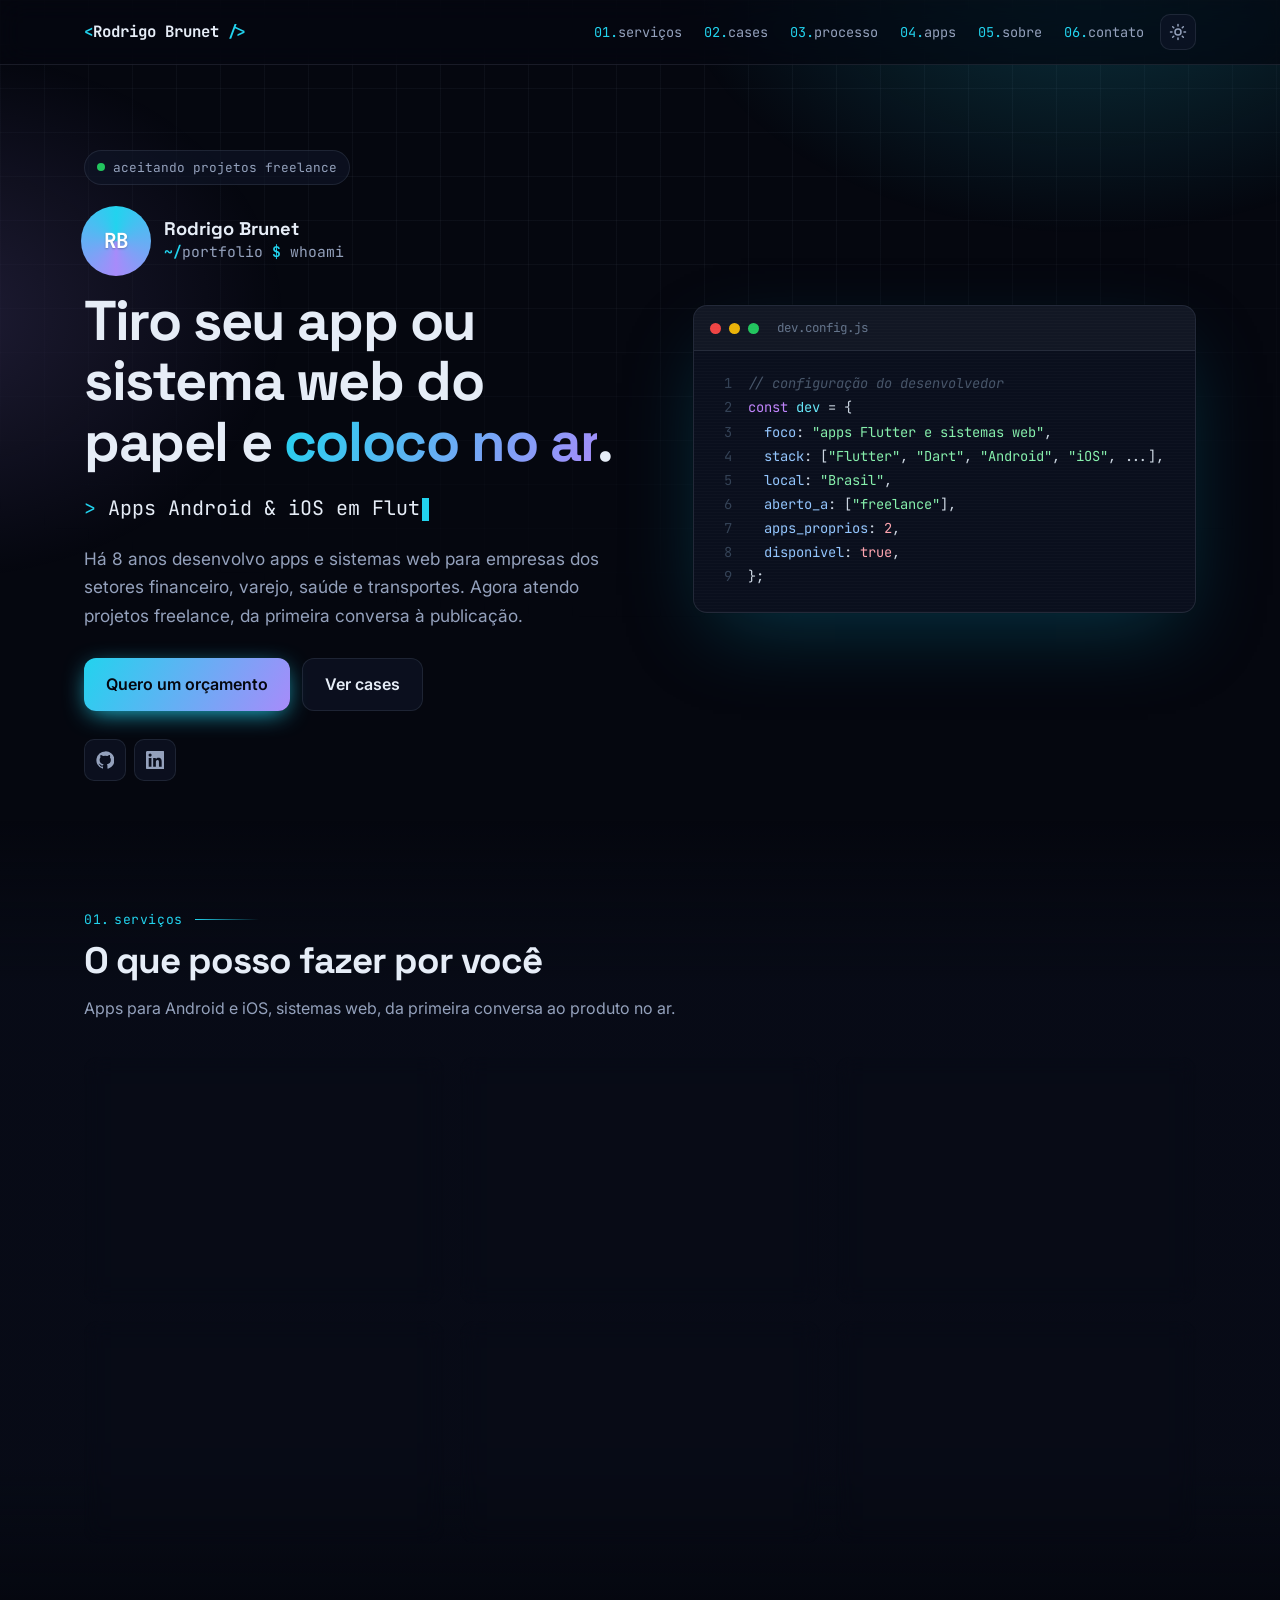
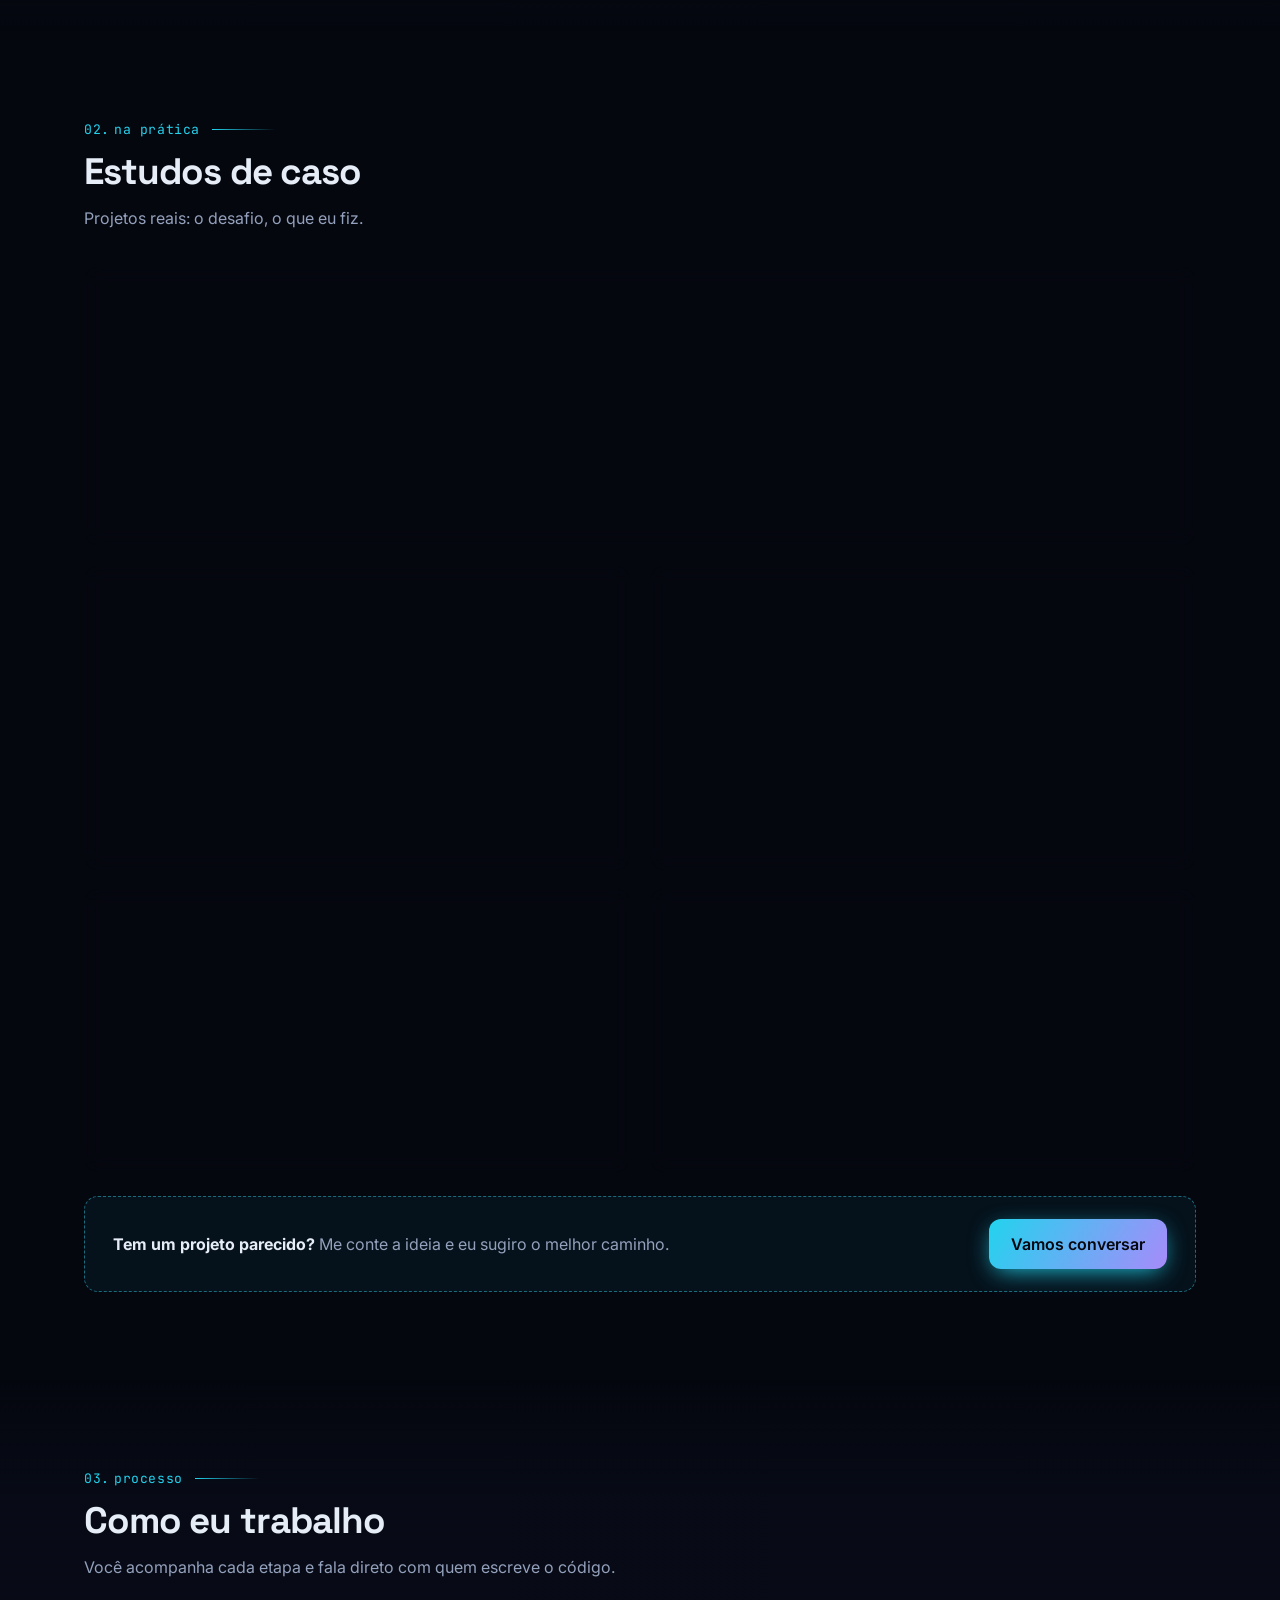
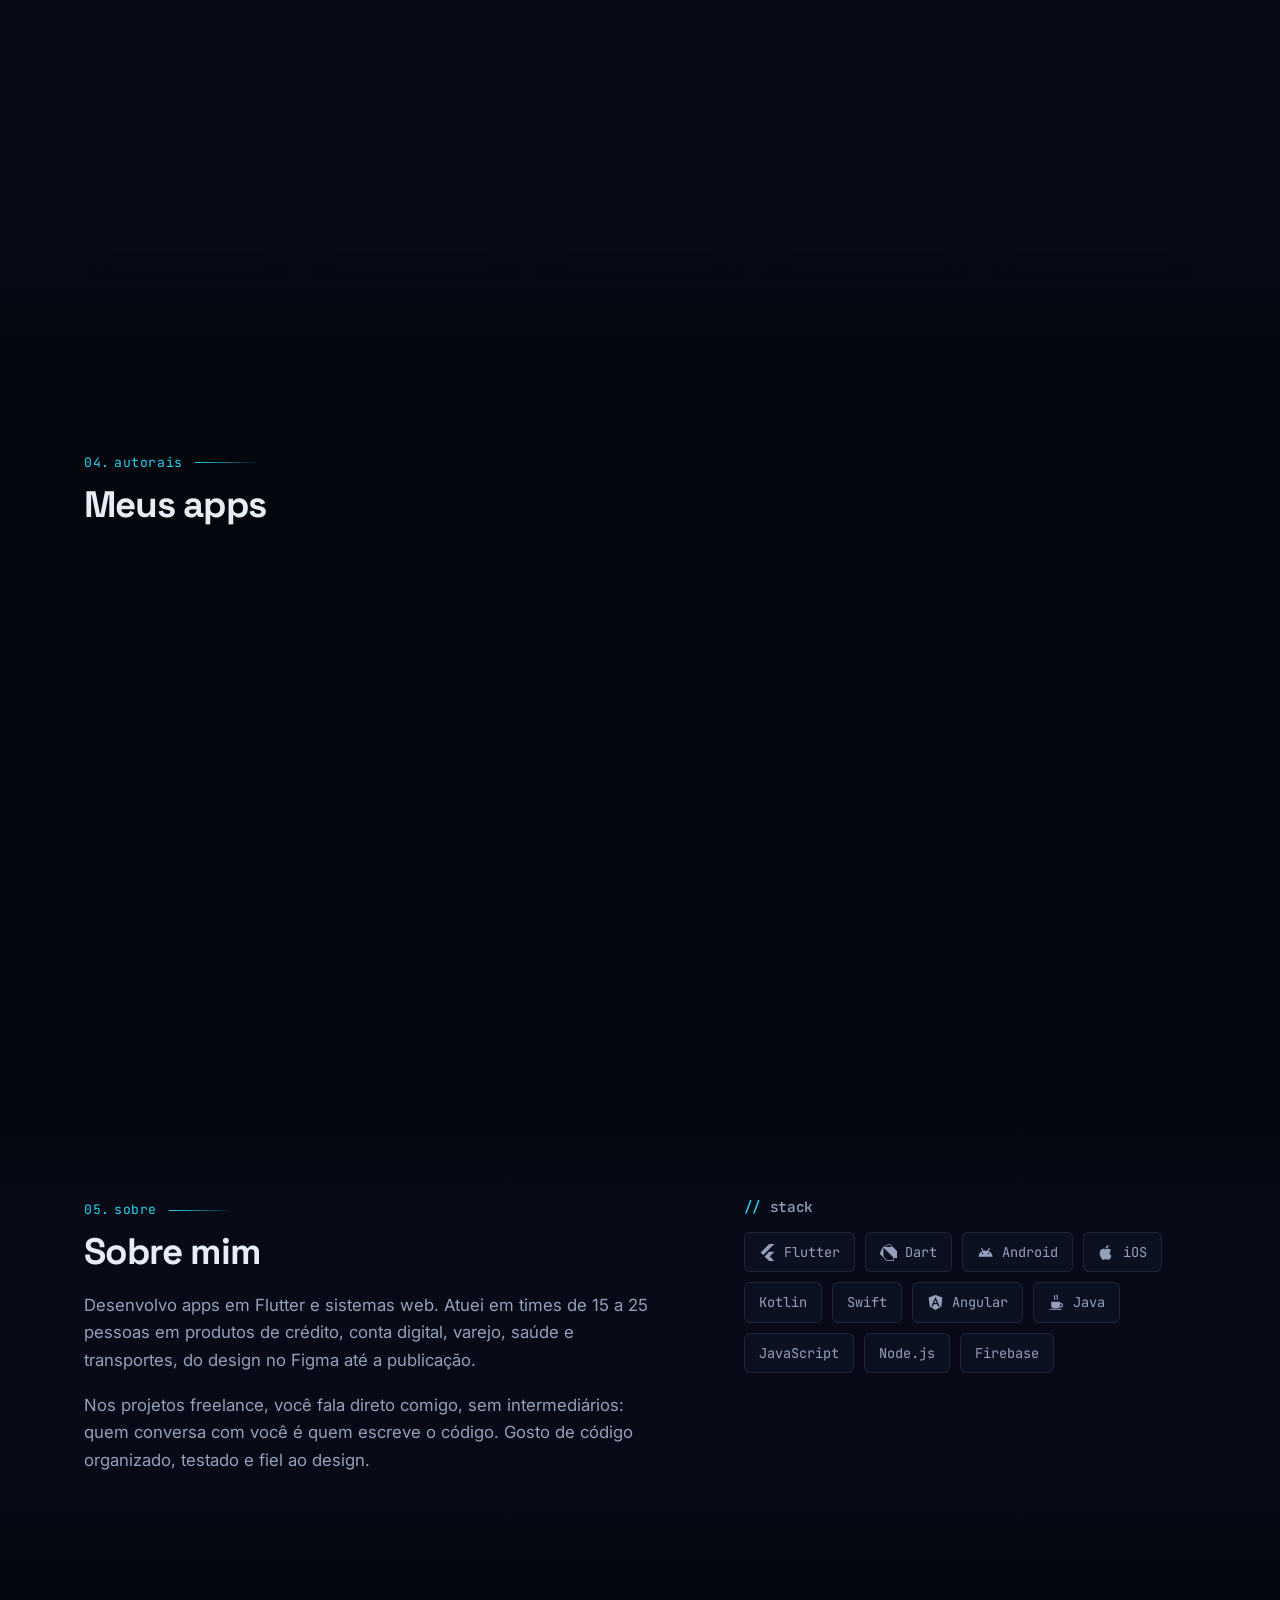
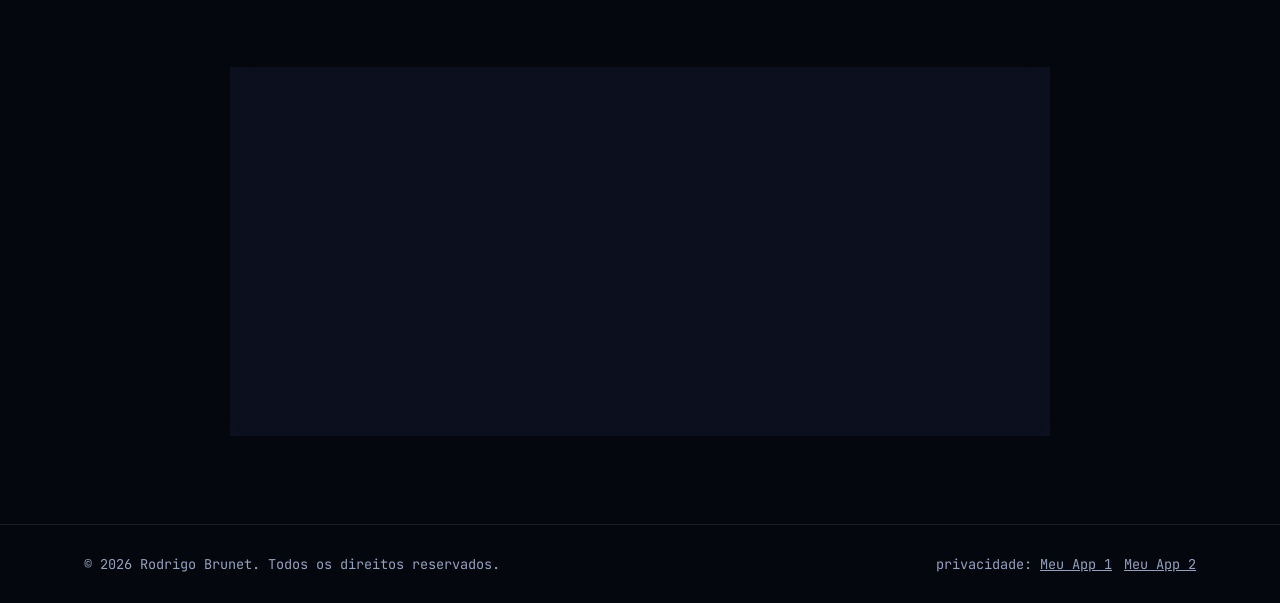
<file: index.html>
<!doctype html>
<html lang="pt-BR">
  <head>
    <meta charset="utf-8" />
    <meta name="viewport" content="width=device-width, initial-scale=1" />
    <meta name="color-scheme" content="dark" />
    <meta name="theme-color" content="#05070f" />
    <title>Portfólio</title>
    <meta
      name="description"
      content="Desenvolvimento de apps Android e iOS em Flutter e sistemas web sob medida, da ideia à publicação."
    />
    <link rel="icon" href="assets/img/favicon.svg" type="image/svg+xml" />
    <link rel="preconnect" href="https://fonts.googleapis.com" />
    <link rel="preconnect" href="https://fonts.gstatic.com" crossorigin />
    <link
      href="https://fonts.googleapis.com/css2?family=Inter:wght@400;500;600;700&family=JetBrains+Mono:wght@400;500;600;700&family=Space+Grotesk:wght@500;600;700&display=swap"
      rel="stylesheet"
    />
    <link rel="stylesheet" href="assets/css/style.css" />
  </head>
  <body>
    <header class="topo">
      <div class="container topo-conteudo">
        <a class="marca" href="#inicio" data-nome>Portfólio</a>
        <nav class="menu" aria-label="Principal">
          <a href="#servicos"><span data-num></span>serviços</a>
          <a href="#cases"><span data-num></span>cases</a>
          <a class="menu-opcional" href="#processo"
            ><span data-num></span>processo</a
          >
          <a href="#projetos"><span data-num></span>projetos</a>
          <a href="#apps"><span data-num></span>apps</a>
          <a class="menu-opcional" href="#sobre"><span data-num></span>sobre</a>
          <a href="#contato"><span data-num></span>contato</a>
        </nav>
      </div>
    </header>

    <main>
      <section id="inicio" class="hero">
        <div class="container hero-conteudo">
          <div class="revelar">
            <p class="status"></p>
            <div class="hero-identidade">
              <div id="hero-avatar" class="avatar"></div>
              <div>
                <p id="hero-nome" class="hero-nome"></p>
                <p class="prompt"><b>~/</b>portfolio <b>$</b> whoami</p>
              </div>
            </div>
            <h1 id="hero-titulo" class="hero-titulo"></h1>
            <p class="cargo">
              <span id="hero-cargo"></span
              ><span class="cursor" aria-hidden="true"></span>
            </p>
            <p id="hero-bio" class="hero-bio"></p>
            <ul
              id="hero-stack"
              class="hero-stack"
              aria-label="Principais tecnologias"
            ></ul>
            <div class="hero-acoes">
              <a class="botao" data-orcamento href="#contato"
                >Quero um orçamento</a
              >
              <a class="botao botao-sec" href="#cases">Ver cases</a>
            </div>
            <div id="hero-redes" class="redes"></div>
          </div>

          <div class="terminal revelar" aria-hidden="true">
            <div class="terminal-barra">
              <i></i><i></i><i></i><span>dev.config.js</span>
            </div>
            <pre id="terminal-codigo"></pre>
          </div>
        </div>
      </section>

      <section id="servicos" class="secao" data-numerada>
        <div class="container">
          <div class="secao-cabecalho revelar">
            <div>
              <p class="rotulo"><span data-num></span>serviços</p>
              <h2>O que posso fazer por você</h2>
              <p class="secao-intro">
                Apps para Android e iOS, sistemas web, da primeira conversa ao
                produto no ar.
              </p>
            </div>
          </div>
          <div id="lista-servicos" class="servicos"></div>
        </div>
      </section>

      <section id="cases" class="secao" data-numerada>
        <div class="container">
          <div class="secao-cabecalho revelar">
            <div>
              <p class="rotulo"><span data-num></span>na prática</p>
              <h2>Estudos de caso</h2>
              <p class="secao-intro">
                Projetos reais: o desafio, o que eu fiz.
              </p>
            </div>
          </div>
          <div id="lista-casos" class="casos"></div>
          <div class="chamada revelar">
            <p>
              <strong>Tem um projeto parecido?</strong> Me conte a ideia e eu
              sugiro o melhor caminho.
            </p>
            <a class="botao" data-orcamento href="#contato">Vamos conversar</a>
          </div>
        </div>
      </section>

      <section id="processo" class="secao" data-numerada>
        <div class="container">
          <div class="secao-cabecalho revelar">
            <div>
              <p class="rotulo"><span data-num></span>processo</p>
              <h2>Como eu trabalho</h2>
              <p class="secao-intro">
                Você acompanha cada etapa e fala direto com quem escreve o
                código.
              </p>
            </div>
          </div>
          <ol id="lista-processo" class="processo"></ol>
        </div>
      </section>

      <section id="projetos" class="secao" data-numerada>
        <div class="container">
          <div class="secao-cabecalho revelar">
            <div>
              <p class="rotulo"><span data-num></span>em equipe</p>
              <h2>Projetos que participei</h2>
            </div>
            <div
              id="filtros"
              class="filtros"
              role="group"
              aria-label="Filtrar por categoria"
            ></div>
          </div>
          <div id="grade-projetos" class="grade"></div>
        </div>
      </section>

      <section id="apps" class="secao" data-numerada>
        <div class="container">
          <div class="secao-cabecalho revelar">
            <div>
              <p class="rotulo"><span data-num></span>autorais</p>
              <h2>Meus apps</h2>
            </div>
          </div>
          <div id="grade-apps" class="grade"></div>
        </div>
      </section>

      <section id="sobre" class="secao" data-numerada>
        <div class="container sobre">
          <div class="revelar">
            <p class="rotulo"><span data-num></span>sobre</p>
            <h2>Sobre mim</h2>
            <div id="sobre-texto" class="sobre-texto"></div>
          </div>
          <div class="revelar">
            <h3>stack</h3>
            <ul id="habilidades" class="tags tags-grandes"></ul>
          </div>
        </div>
      </section>

      <section id="contato" class="secao" data-numerada>
        <div class="container">
          <div class="contato revelar">
            <p class="rotulo"><span data-num></span>contato</p>
            <h2>
              Vamos tirar sua ideia
              <span class="texto-gradiente">do papel?</span>
            </h2>
            <p>
              Conte o que você precisa, seja um app ou um sistema web, e eu
              respondo com os próximos passos.
            </p>
            <div id="contato-links" class="contato-links"></div>
          </div>
        </div>
      </section>
    </main>

    <dialog id="modal-caso" class="modal" aria-labelledby="modal-caso-titulo">
      <div id="modal-caso-conteudo" class="modal-conteudo cartao"></div>
    </dialog>

    <a
      id="whatsapp-flutuante"
      class="whatsapp-flutuante"
      target="_blank"
      rel="noopener"
      hidden
    ></a>

    <footer class="rodape">
      <div class="container rodape-conteudo">
        <p id="rodape-texto"></p>
        <div id="bloco-privacidade" class="rodape-privacidade">
          <span>privacidade:</span>
          <ul id="lista-privacidade"></ul>
        </div>
      </div>
    </footer>

    <script src="assets/js/dados.js"></script>
    <script src="assets/js/comum.js"></script>
    <script src="assets/js/main.js"></script>
  </body>
</html>
</file>
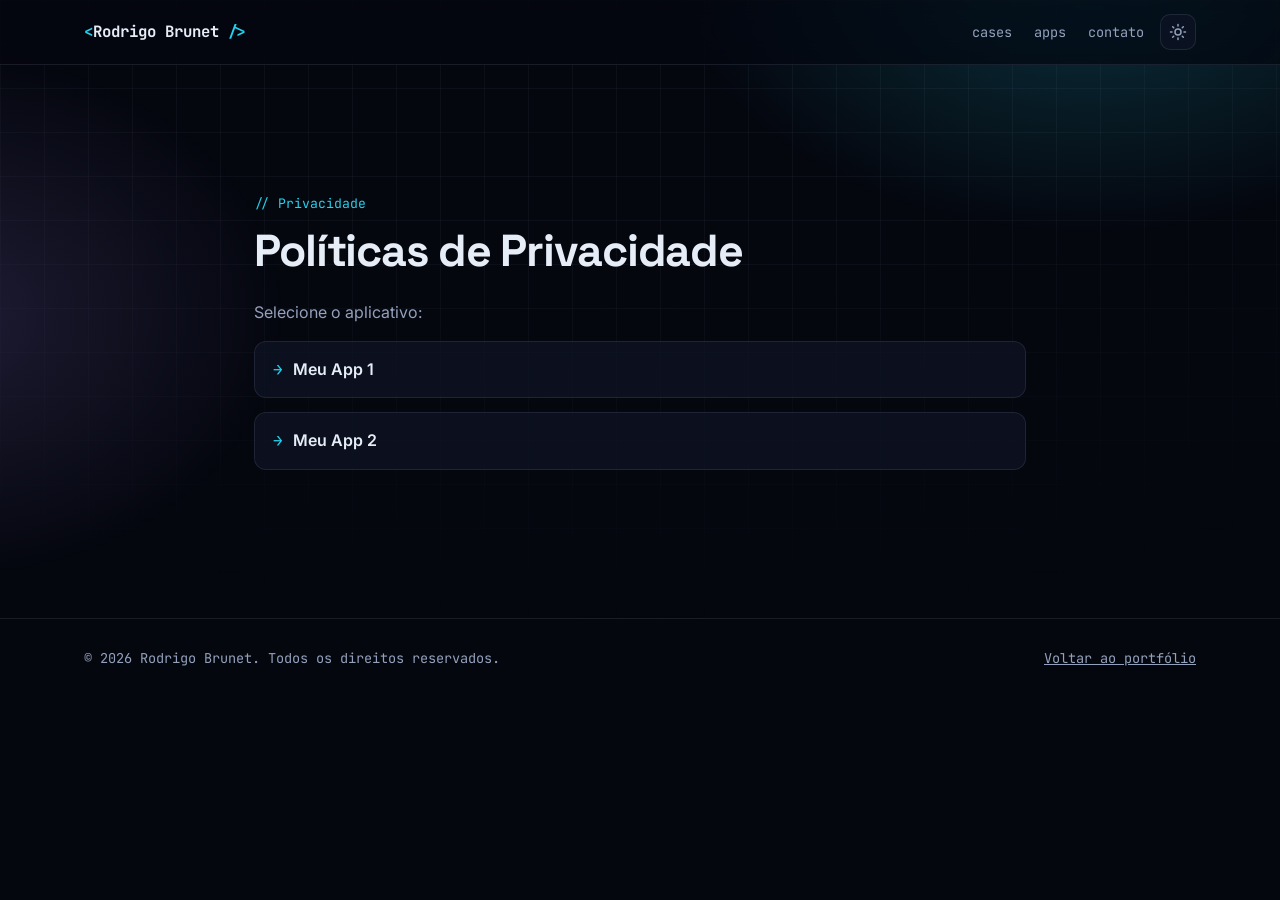
<file: privacidade.html>
<!doctype html>
<html lang="pt-BR">
<head>
  <meta charset="utf-8">
  <meta name="viewport" content="width=device-width, initial-scale=1">
  <meta name="color-scheme" content="dark">
  <meta name="theme-color" content="#05070f">
  <title>Política de Privacidade</title>
  <link rel="icon" href="assets/img/favicon.svg" type="image/svg+xml">
  <link rel="preconnect" href="https://fonts.googleapis.com">
  <link rel="preconnect" href="https://fonts.gstatic.com" crossorigin>
  <link href="https://fonts.googleapis.com/css2?family=Inter:wght@400;500;600;700&family=JetBrains+Mono:wght@400;500;600;700&family=Space+Grotesk:wght@500;600;700&display=swap" rel="stylesheet">
  <link rel="stylesheet" href="assets/css/style.css">
</head>
<body>
  <header class="topo">
    <div class="container topo-conteudo">
      <a class="marca" href="index.html" data-nome>Portfólio</a>
      <nav class="menu" aria-label="Principal">
        <a href="index.html#cases">cases</a>
        <a href="index.html#apps">apps</a>
        <a href="index.html#contato">contato</a>
      </nav>
    </div>
  </header>

  <main class="secao">
    <article id="conteudo" class="container documento">
      <noscript>Ative o JavaScript para visualizar esta página.</noscript>
    </article>
  </main>

  <footer class="rodape">
    <div class="container rodape-conteudo">
      <p id="rodape-texto"></p>
      <a href="index.html">Voltar ao portfólio</a>
    </div>
  </footer>

  <script src="assets/js/dados.js"></script>
  <script src="assets/js/comum.js"></script>
  <script src="assets/js/privacidade.js"></script>
</body>
</html>
</file>
<file: assets/css/style.css>
:root {
  --bg: #05070f;
  --bg-alt: #080c18;
  --superficie: rgb(16 22 40 / 0.6);
  --superficie-solida: #0e1426;
  --texto: #e6edf7;
  --texto-suave: #94a1bc;
  --borda: rgb(148 163 184 / 0.14);
  --grade: rgb(148 163 184 / 0.06);
  --primaria: #22d3ee;
  --secundaria: #a78bfa;
  --gradiente: linear-gradient(120deg, #22d3ee, #a78bfa);
  --brilho: rgb(34 211 238 / 0.22);
  --sobre-primaria: #05070f;
  --sombra: 0 1px 2px rgb(0 0 0 / 0.4), 0 12px 32px rgb(0 0 0 / 0.35);
  --term-bg: #0a0f1d;
  --term-texto: #cbd5e1;
  --raio: 14px;
  --mono: "JetBrains Mono", ui-monospace, "Cascadia Code", Consolas, monospace;
  --titulo: "Space Grotesk", "Inter", system-ui, sans-serif;
  color-scheme: dark;
}

:root[data-theme="light"] {
  --bg: #e9eef5;
  --bg-alt: #dfe6f0;
  --superficie: rgb(248 250 253 / 0.7);
  --superficie-solida: #f6f8fb;
  --texto: #0b1324;
  --texto-suave: #4b5a75;
  --borda: rgb(15 23 42 / 0.12);
  --grade: rgb(15 23 42 / 0.06);
  --primaria: #0891b2;
  --secundaria: #7c3aed;
  --gradiente: linear-gradient(120deg, #0891b2, #7c3aed);
  --brilho: rgb(8 145 178 / 0.16);
  --sobre-primaria: #ffffff;
  --sombra: 0 1px 2px rgb(15 23 42 / 0.06), 0 12px 32px rgb(15 23 42 / 0.08);
  color-scheme: light;
}
:root[data-theme="light"] .st-publicado { color: #15803d; background: rgb(21 128 61 / 0.08); }
:root[data-theme="light"] .st-dev { color: #b45309; background: rgb(180 83 9 / 0.08); }

*,
*::before,
*::after { box-sizing: border-box; }

html { scroll-behavior: smooth; scroll-padding-top: 80px; }

body {
  margin: 0;
  font-family: "Inter", system-ui, -apple-system, "Segoe UI", Roboto, sans-serif;
  background-color: var(--bg);
  color: var(--texto);
  line-height: 1.65;
  -webkit-font-smoothing: antialiased;
  overflow-x: hidden;
  position: relative;
}

body::before {
  content: "";
  position: fixed; inset: 0; z-index: -2; pointer-events: none;
  background-image:
    linear-gradient(var(--grade) 1px, transparent 1px),
    linear-gradient(90deg, var(--grade) 1px, transparent 1px);
  background-size: 44px 44px;
  mask-image: radial-gradient(ellipse 90% 70% at 50% 0%, #000 40%, transparent 100%);
}
body::after {
  content: "";
  position: fixed; inset: 0; z-index: -1; pointer-events: none;
  background:
    radial-gradient(600px 400px at 85% -5%, var(--brilho), transparent 70%),
    radial-gradient(500px 380px at -5% 35%, color-mix(in srgb, var(--secundaria) 16%, transparent), transparent 70%);
}

img { max-width: 100%; display: block; }
a { color: var(--primaria); }
h1, h2, h3 { font-family: var(--titulo); line-height: 1.15; margin: 0 0 0.5em; letter-spacing: -0.025em; }
h2 { font-size: clamp(1.7rem, 3.4vw, 2.3rem); }
svg { width: 1.15em; height: 1.15em; flex-shrink: 0; }
::selection { background: var(--primaria); color: var(--sobre-primaria); }

.container { width: 100%; max-width: 1160px; margin: 0 auto; padding: 0 16px; }
@media (min-width: 640px) { .container { padding: 0 24px; } }

:focus-visible { outline: 2px solid var(--primaria); outline-offset: 3px; border-radius: 6px; }

.mono { font-family: var(--mono); }
.texto-gradiente { background: var(--gradiente); -webkit-background-clip: text; background-clip: text; color: transparent; }

.topo {
  position: sticky; top: 0; z-index: 10;
  background: color-mix(in srgb, var(--bg) 70%, transparent);
  backdrop-filter: blur(14px) saturate(1.4);
  -webkit-backdrop-filter: blur(14px) saturate(1.4);
  border-bottom: 1px solid var(--borda);
}
.topo-conteudo { display: flex; align-items: center; justify-content: space-between; height: 64px; gap: 16px; }
.topo-acoes { display: flex; align-items: center; gap: 6px; min-width: 0; }
.botao-tema {
  display: inline-grid; place-items: center; flex: none;
  width: 36px; height: 36px; padding: 0; border-radius: 10px; cursor: pointer;
  color: var(--texto-suave); background: var(--superficie); border: 1px solid var(--borda);
  transition: color 0.15s, border-color 0.15s, box-shadow 0.15s;
}
.botao-tema:hover { color: var(--primaria); border-color: var(--primaria); box-shadow: 0 0 14px -4px var(--primaria); }
.botao-tema svg { width: 18px; height: 18px; }
@media (max-width: 420px) { .botao-tema { width: 32px; height: 32px; } .topo-conteudo { gap: 8px; } }
.marca {
  display: block;
  font-family: var(--mono); font-weight: 700; color: var(--texto); text-decoration: none;
  font-size: 0.98rem; white-space: nowrap; overflow: hidden; text-overflow: ellipsis; min-width: 0;
}
.marca::before { content: "<"; color: var(--primaria); }
.marca::after { content: " />"; color: var(--primaria); white-space: pre; }

.menu { display: flex; align-items: center; gap: 2px; }
.menu a {
  font-family: var(--mono); color: var(--texto-suave); text-decoration: none;
  font-size: 0.85rem; padding: 8px 10px; border-radius: 8px;
}
.menu a span { color: var(--primaria); }
.menu a:hover { color: var(--texto); background: var(--superficie); }
@media (max-width: 560px) { .menu a span { display: none; } .menu a { padding: 8px 6px; font-size: 0.8rem; } }
.nome-curto, .nome-iniciais { display: none; }
@media (max-width: 560px) { .nome-completo { display: none; } .nome-curto { display: inline; } }
@media (max-width: 370px) { .nome-curto { display: none; } .nome-iniciais { display: inline; } .marca { flex-shrink: 0; } }
@media (max-width: 400px) { .marca { font-size: 0.88rem; } .menu a { padding: 8px 4px; font-size: 0.74rem; } }
@media (max-width: 900px) { .menu-opcional { display: none; } }

.hero { padding: 72px 0 40px; }
.hero-conteudo { display: grid; grid-template-columns: minmax(0, 1fr); gap: 48px; align-items: center; }
@media (min-width: 960px) { .hero-conteudo { grid-template-columns: minmax(0, 1.1fr) minmax(0, 1fr); gap: 56px; } }

.status {
  display: inline-flex; align-items: center; gap: 8px;
  font-family: var(--mono); font-size: 0.8rem; color: var(--texto-suave);
  padding: 6px 12px; border: 1px solid var(--borda); border-radius: 999px;
  background: var(--superficie); margin-bottom: 24px;
}
.status::before {
  content: ""; width: 8px; height: 8px; border-radius: 50%;
  background: #22c55e; box-shadow: 0 0 0 0 rgb(34 197 94 / 0.6);
  animation: pulso 2s infinite;
}
@keyframes pulso {
  0% { box-shadow: 0 0 0 0 rgb(34 197 94 / 0.55); }
  70% { box-shadow: 0 0 0 8px rgb(34 197 94 / 0); }
  100% { box-shadow: 0 0 0 0 rgb(34 197 94 / 0); }
}

.hero-identidade { display: flex; align-items: center; gap: 16px; margin-bottom: 18px; }
.avatar {
  position: relative; flex-shrink: 0;
  width: 64px; height: 64px; border-radius: 50%;
  display: grid; place-items: center;
  font-family: var(--mono); font-weight: 700; font-size: 1.3rem; color: #fff;
  text-shadow: 0 1px 2px rgb(0 0 0 / 0.25);
  background: var(--superficie-solida);
  isolation: isolate;
}
.avatar::before {
  content: ""; position: absolute; inset: -3px; border-radius: 50%; z-index: -1;
  background: conic-gradient(from 0deg, var(--primaria), var(--secundaria), var(--primaria));
  animation: girar 6s linear infinite;
}
.avatar img { width: 100%; height: 100%; object-fit: cover; border-radius: 50%; }
@keyframes girar { to { transform: rotate(360deg); } }

.prompt { font-family: var(--mono); font-size: 0.92rem; color: var(--texto-suave); margin: 0; }
.prompt b { color: var(--primaria); font-weight: 600; }

.hero-nome { margin: 0; font-family: var(--titulo); font-weight: 700; font-size: 1.15rem; color: var(--texto); line-height: 1.2; }
.hero-titulo { font-size: clamp(2.1rem, 5.2vw, 3.5rem); font-weight: 700; line-height: 1.08; margin-bottom: 0.35em; max-width: 16ch; }
.cargo {
  font-family: var(--mono); font-size: clamp(1rem, 2.4vw, 1.25rem);
  color: var(--texto); margin: 0 0 20px; min-height: 1.6em;
}
.cargo::before { content: "> "; color: var(--primaria); }
.cursor {
  display: inline-block; width: 0.6ch; height: 1.15em; margin-left: 2px;
  background: var(--primaria); vertical-align: text-bottom;
  animation: piscar 1s steps(1) infinite;
}
@keyframes piscar { 50% { opacity: 0; } }

.hero-bio { color: var(--texto-suave); font-size: 1.08rem; max-width: 56ch; margin: 0 0 28px; }
.hero-stack {
  list-style: none; margin: -8px 0 28px; padding: 0;
  display: flex; flex-wrap: wrap; gap: 8px;
}
.hero-stack li {
  display: inline-flex; align-items: center; gap: 7px;
  padding: 6px 12px 6px 10px; border-radius: 999px;
  font-family: var(--mono); font-size: 0.8rem; color: var(--texto-suave);
  border: 1px solid var(--borda); background: var(--superficie);
  transition: color 0.15s, border-color 0.15s, box-shadow 0.15s;
}
.hero-stack svg { width: 16px; height: 16px; flex: none; }
.hero-stack li:hover { color: var(--primaria); border-color: var(--primaria); box-shadow: 0 0 14px -4px var(--primaria); }
.hero-stack[hidden] { display: none; }
.hero-acoes { display: flex; flex-wrap: wrap; gap: 12px; margin-bottom: 28px; }

.botao {
  position: relative;
  display: inline-flex; align-items: center; gap: 8px;
  padding: 12px 22px; border-radius: 12px;
  background: var(--gradiente); color: var(--sobre-primaria);
  font-weight: 600; text-decoration: none; border: 0;
  box-shadow: 0 6px 24px -6px var(--primaria);
  transition: transform 0.15s, box-shadow 0.2s;
}
.botao:hover { transform: translateY(-2px); box-shadow: 0 10px 32px -6px var(--primaria); }
.botao-sec {
  background: var(--superficie); color: var(--texto);
  border: 1px solid var(--borda); box-shadow: none;
}
.botao-sec:hover { border-color: var(--primaria); box-shadow: 0 0 0 4px var(--brilho); }

.redes { display: flex; gap: 8px; }
.icone-link {
  display: inline-grid; place-items: center; width: 42px; height: 42px;
  border-radius: 10px; color: var(--texto-suave); border: 1px solid var(--borda);
  background: var(--superficie); transition: all 0.15s;
}
.icone-link:hover { color: var(--primaria); border-color: var(--primaria); box-shadow: 0 0 18px -4px var(--primaria); }

.terminal {
  position: relative; min-width: 0;
  background: var(--term-bg); color: var(--term-texto);
  border-radius: var(--raio); overflow: hidden;
  border: 1px solid rgb(148 163 184 / 0.18);
  box-shadow: 0 30px 80px -20px rgb(8 145 178 / 0.35), 0 0 0 1px rgb(0 0 0 / 0.2);
}
.terminal::after {
  content: ""; position: absolute; inset: 0; pointer-events: none;
  background: repeating-linear-gradient(0deg, rgb(255 255 255 / 0.015) 0 1px, transparent 1px 3px);
}
.terminal-barra {
  display: flex; align-items: center; gap: 8px; padding: 12px 16px;
  background: rgb(255 255 255 / 0.03); border-bottom: 1px solid rgb(148 163 184 / 0.12);
}
.terminal-barra i { width: 11px; height: 11px; border-radius: 50%; background: #ef4444; }
.terminal-barra i:nth-child(2) { background: #eab308; }
.terminal-barra i:nth-child(3) { background: #22c55e; }
.terminal-barra span { margin-left: 10px; font-family: var(--mono); font-size: 0.78rem; color: #64748b; }
.terminal pre {
  margin: 0; padding: 20px 22px 24px; overflow-x: auto;
  font-family: var(--mono); font-size: 0.86rem; line-height: 1.75;
}
.terminal .ln { display: inline-block; width: 2ch; margin-right: 16px; color: #334155; text-align: right; user-select: none; }
.tk-k { color: #c084fc; }
.tk-v { color: #67e8f9; }
.tk-p { color: #93c5fd; }
.tk-s { color: #86efac; }
.tk-b { color: #fda4af; }
.tk-c { color: #475569; font-style: italic; }

@media (max-width: 560px) { .marca::after { content: ""; } }

.secao { padding: 88px 0; }
.secao-alt { background: linear-gradient(180deg, transparent, color-mix(in srgb, var(--bg-alt) 80%, transparent) 20%, color-mix(in srgb, var(--bg-alt) 80%, transparent) 80%, transparent); }
.secao-cabecalho { display: flex; flex-wrap: wrap; align-items: flex-end; justify-content: space-between; gap: 20px; margin-bottom: 36px; }
.secao-cabecalho h2 { margin: 0; }

.rotulo {
  display: flex; align-items: center; gap: 12px;
  font-family: var(--mono); font-size: 0.82rem; color: var(--primaria);
  margin: 0 0 10px; letter-spacing: 0.04em;
}
.rotulo [data-num] { margin-right: calc(0.6ch - 12px); }
.rotulo [data-num]:empty { display: none; }
.rotulo::after { content: ""; height: 1px; width: 64px; background: linear-gradient(90deg, var(--primaria), transparent); }

.filtros { display: flex; flex-wrap: wrap; gap: 6px; padding: 4px; border: 1px solid var(--borda); border-radius: 12px; background: var(--superficie); }
.filtro {
  font-family: var(--mono); font-size: 0.8rem;
  padding: 7px 14px; border-radius: 8px; cursor: pointer;
  border: 0; background: transparent; color: var(--texto-suave);
}
.filtro:hover { color: var(--texto); }
.filtro[aria-pressed="true"] { background: var(--gradiente); color: var(--sobre-primaria); font-weight: 600; }

.grade { display: grid; gap: 22px; grid-template-columns: repeat(auto-fill, minmax(min(100%, 330px), 1fr)); }

.cartao {
  position: relative; isolation: isolate; overflow: hidden;
  border-radius: var(--raio); border: 1px solid var(--borda);
  background:
    linear-gradient(90deg, transparent 4%, var(--primaria) 30%, var(--secundaria) 70%, transparent 96%) top / 100% 1px no-repeat,
    radial-gradient(60% 40px at 50% 0%, color-mix(in srgb, var(--primaria) 10%, transparent), transparent) top / 100% 60px no-repeat,
    linear-gradient(180deg, color-mix(in srgb, var(--primaria) 4%, var(--superficie)), var(--superficie));
  backdrop-filter: blur(10px);
  box-shadow: var(--sombra);
  transition: translate 0.25s, box-shadow 0.25s, border-color 0.25s;
}
.cartao::before {
  content: ""; position: absolute; inset: 0; border-radius: inherit; padding: 1px; pointer-events: none;
  background: var(--gradiente); opacity: 0; transition: opacity 0.25s;
  -webkit-mask: linear-gradient(#000 0 0) content-box, linear-gradient(#000 0 0);
  -webkit-mask-composite: xor; mask-composite: exclude;
}
.cartao::after {
  content: ""; position: absolute; inset: 0; z-index: -1; pointer-events: none;
  background: radial-gradient(420px circle at var(--x, 50%) var(--y, 0%), color-mix(in srgb, var(--primaria) 13%, transparent), transparent 60%);
  opacity: 0; transition: opacity 0.3s;
}
.cartao:hover { translate: 0 -4px; border-color: transparent; box-shadow: 0 22px 50px -24px var(--primaria); }
.cartao:hover::before, .cartao:hover::after { opacity: 1; }
@media (prefers-reduced-motion: reduce) { .cartao:hover { translate: none; } }

.card { display: flex; flex-direction: column; }

.card-capa { position: relative; aspect-ratio: 16 / 9; background: var(--bg-alt); display: grid; place-items: center; overflow: hidden; border-bottom: 1px solid var(--borda); }
.card-capa img { width: 100%; height: 100%; object-fit: cover; transition: transform 0.4s; }
.card:hover .card-capa img { transform: scale(1.04); }
.capa-gerada {
  background:
    linear-gradient(rgb(255 255 255 / 0.08) 1px, transparent 1px) 0 0 / 22px 22px,
    linear-gradient(90deg, rgb(255 255 255 / 0.08) 1px, transparent 1px) 0 0 / 22px 22px,
    radial-gradient(circle at 30% 20%, hsl(var(--matiz) 85% 60%), transparent 60%),
    linear-gradient(135deg, hsl(var(--matiz) 70% 30%), hsl(calc(var(--matiz) + 60) 70% 18%));
}
.capa-iniciais {
  font-family: var(--mono); color: #fff; font-size: 2.6rem; font-weight: 700;
  text-shadow: 0 0 24px hsl(var(--matiz) 90% 70% / 0.8);
}
.capa-iniciais::before { content: "{ "; opacity: 0.5; }
.capa-iniciais::after { content: " }"; opacity: 0.5; }

.card-corpo { padding: 20px 22px 22px; display: flex; flex-direction: column; flex: 1; }
.card-meta { display: flex; align-items: center; justify-content: space-between; margin-bottom: 10px; font-family: var(--mono); }
.badge { font-size: 0.74rem; font-weight: 600; color: var(--primaria); }
.badge::before { content: "#"; opacity: 0.6; }
.ano { font-size: 0.76rem; color: var(--texto-suave); }
.card h3 { font-size: 1.25rem; font-weight: 600; }
.card p { color: var(--texto-suave); margin: 0 0 16px; font-size: 0.94rem; }

.tags { list-style: none; padding: 0; margin: 0 0 18px; display: flex; flex-wrap: wrap; gap: 6px; }
.tags li {
  font-family: var(--mono); font-size: 0.72rem; padding: 3px 9px; border-radius: 6px;
  background: color-mix(in srgb, var(--primaria) 8%, transparent);
  color: var(--texto-suave); border: 1px solid var(--borda);
}
.tags-grandes { gap: 10px; }
.tags-grandes li {
  display: inline-flex; align-items: center; gap: 8px;
  font-size: 0.85rem; padding: 8px 14px; background: var(--superficie); transition: all 0.15s;
}
.tags-grandes svg { width: 17px; height: 17px; flex: none; }
.tags-grandes li:hover { color: var(--primaria); border-color: var(--primaria); box-shadow: 0 0 16px -4px var(--primaria); }

.card-links { display: flex; flex-wrap: wrap; gap: 8px; margin-top: auto; }
.chip-link {
  display: inline-flex; align-items: center; gap: 6px;
  font-size: 0.82rem; font-weight: 600; text-decoration: none;
  padding: 7px 12px; border-radius: 9px;
  background: var(--texto); color: var(--bg);
  transition: all 0.15s;
}
.chip-link:hover { background: var(--primaria); color: var(--sobre-primaria); }
.chip-sutil { background: transparent; color: var(--texto-suave); border: 1px solid var(--borda); }
.chip-sutil:hover { background: transparent; color: var(--primaria); border-color: var(--primaria); }

.vazio { font-family: var(--mono); color: var(--texto-suave); }

.card .card-empresa { font-family: var(--mono); font-size: 0.8rem; color: var(--primaria); margin: -4px 0 12px; }
.card-papel {
  font-size: 0.9rem; color: var(--texto); margin: 0 0 12px;
  padding: 10px 12px; border-radius: 10px;
  background: color-mix(in srgb, var(--primaria) 7%, transparent);
  border-left: 2px solid var(--primaria);
}
.card-papel span {
  display: block; font-family: var(--mono); font-size: 0.7rem; color: var(--primaria);
  text-transform: uppercase; letter-spacing: 0.08em; margin-bottom: 2px;
}
.card-resultado { border-left-color: var(--secundaria); background: color-mix(in srgb, var(--secundaria) 7%, transparent); }
.card-resultado span { color: var(--secundaria); }
.selos { display: flex; flex-wrap: wrap; gap: 6px; margin: 0 0 12px; }
.selo {
  font-family: var(--mono); font-size: 0.7rem; padding: 2px 8px; border-radius: 999px;
  border: 1px dashed var(--borda); color: var(--texto-suave);
}

.status-app {
  display: inline-flex; align-items: center; gap: 6px;
  font-family: var(--mono); font-size: 0.72rem; font-weight: 600;
  padding: 3px 10px; border-radius: 999px; border: 1px solid currentColor;
}
.status-app::before { content: ""; width: 6px; height: 6px; border-radius: 50%; background: currentColor; }
.st-publicado { color: #4ade80; background: rgb(74 222 128 / 0.08); }
.st-dev { color: #fbbf24; background: rgb(251 191 36 / 0.08); }
.st-breve { color: var(--secundaria); background: color-mix(in srgb, var(--secundaria) 8%, transparent); }
.st-publicado::before { animation: pulso 2s infinite; }

.servicos { display: grid; gap: 16px; grid-template-columns: repeat(auto-fit, minmax(min(100%, 300px), 1fr)); }
.servico { padding: 26px; }
.servico-icone {
  display: inline-grid; place-items: center; width: 48px; height: 48px; margin-bottom: 18px;
  border-radius: 14px; color: var(--sobre-primaria);
  background: var(--gradiente);
  box-shadow: 0 10px 24px -10px var(--primaria);
  transition: transform 0.25s;
}
.servico:hover .servico-icone { transform: rotate(-6deg) scale(1.06); }
.servico-icone svg { width: 24px; height: 24px; }
.servico h3 { font-size: 1.15rem; font-weight: 600; margin: 0 0 6px; }
.servico p { margin: 0; color: var(--texto-suave); font-size: 0.95rem; }

.chamada {
  display: flex; flex-wrap: wrap; align-items: center; justify-content: space-between; gap: 16px 24px;
  margin-top: 24px; padding: 22px 28px; border-radius: var(--raio);
  border: 1px dashed color-mix(in srgb, var(--primaria) 40%, var(--borda));
  background: color-mix(in srgb, var(--primaria) 5%, transparent);
}
.chamada p { margin: 0; color: var(--texto-suave); }
.chamada strong { color: var(--texto); }

.processo {
  list-style: none; margin: 0; padding: 0;
  display: grid; gap: 16px; grid-template-columns: repeat(auto-fit, minmax(min(100%, 200px), 1fr));
}
.etapa { padding: 22px; }
.etapa-num {
  display: block; margin-bottom: 12px;
  font-family: var(--titulo); font-size: 1.9rem; font-weight: 700; line-height: 1;
  background: var(--gradiente); -webkit-background-clip: text; background-clip: text; color: transparent;
}
.etapa h3 { font-size: 1.05rem; font-weight: 600; margin: 0 0 6px; }
.etapa p { margin: 0; color: var(--texto-suave); font-size: 0.92rem; }

.whatsapp-flutuante {
  position: fixed; right: 20px; bottom: 20px; z-index: 20;
  display: grid; place-items: center; width: 54px; height: 54px; border-radius: 50%;
  color: #fff; background: #25d366;
  box-shadow: 0 8px 24px -6px rgb(37 211 102 / 0.6);
  transition: transform 0.15s, box-shadow 0.15s;
}
.whatsapp-flutuante:hover { transform: translateY(-2px) scale(1.04); box-shadow: 0 12px 30px -6px rgb(37 211 102 / 0.75); }
.whatsapp-flutuante svg { width: 28px; height: 28px; }
.whatsapp-flutuante[hidden] { display: none; }

.secao-intro { margin: 12px 0 0; color: var(--texto-suave); max-width: 60ch; }
.casos { display: grid; gap: 20px; }
@media (min-width: 820px) {
  .casos { grid-template-columns: repeat(2, minmax(0, 1fr)); }
}
.caso { display: flex; flex-direction: column; padding: 26px; }
.caso-topo {
  display: flex; flex-wrap: wrap; align-items: center; gap: 6px 10px;
  margin: 0 0 10px; font-family: var(--mono); font-size: 0.78rem;
}
.caso-num { color: var(--primaria); text-transform: uppercase; letter-spacing: 0.1em; }
.caso-periodo { color: var(--texto-suave); }
.caso-periodo::before { content: "·"; margin-right: 10px; color: var(--texto-suave); }
.caso h3 { font-size: clamp(1.25rem, 2.4vw, 1.45rem); font-weight: 700; margin: 0 0 4px; }
.caso-contexto { margin: 0 0 14px; font-family: var(--mono); font-size: 0.8rem; color: var(--texto-suave); }
.caso-desafio { margin: 0 0 18px; color: var(--texto); line-height: 1.65; }
@media (min-width: 820px) {
  .caso-destaque { grid-column: 1 / -1; padding: 32px 36px; }
  .caso-destaque h3 { font-size: clamp(1.45rem, 2.8vw, 1.85rem); }
  .caso-destaque .caso-desafio { max-width: 70ch; font-size: 1.05rem; }
}
.caso-resultado {
  margin: -2px 0 18px; padding: 12px 16px; border-radius: 12px;
  border-left: 3px solid var(--primaria);
  background: color-mix(in srgb, var(--primaria) 7%, transparent);
  color: var(--texto); font-weight: 500;
}
.caso-resultado span {
  display: block; font-family: var(--mono); font-size: 0.7rem; font-weight: 400; color: var(--primaria);
  text-transform: uppercase; letter-spacing: 0.1em; margin-bottom: 4px;
}
.caso-abrir {
  align-self: flex-start; margin-top: auto;
  display: inline-flex; align-items: center; gap: 8px; cursor: pointer;
  padding: 8px 14px; border-radius: 10px;
  font-family: var(--mono); font-size: 0.8rem; color: var(--primaria);
  background: color-mix(in srgb, var(--primaria) 8%, transparent);
  border: 1px solid color-mix(in srgb, var(--primaria) 30%, transparent);
  transition: background 0.2s, color 0.2s, box-shadow 0.2s;
}
.caso-abrir::after { content: "→"; transition: translate 0.2s; }
.caso-abrir:hover { color: var(--sobre-primaria); background: var(--gradiente); box-shadow: 0 8px 22px -8px var(--primaria); }
.caso-abrir:hover::after { translate: 3px 0; }

html:has(.modal[open]) { overflow: hidden; }
.modal {
  width: min(560px, calc(100% - 32px)); max-width: none; max-height: none;
  padding: 0; border: 0; background: transparent; color: var(--texto); overflow: visible;
}
.modal::backdrop { background: rgb(3 6 14 / 0.62); backdrop-filter: blur(6px); }
:root[data-theme="light"] .modal::backdrop { background: rgb(30 41 59 / 0.32); }
.modal-conteudo {
  max-height: calc(100dvh - 48px); overflow: auto;
  padding: 34px 32px 28px;
  background-color: var(--superficie-solida);
  box-shadow: 0 40px 90px -30px rgb(0 0 0 / 0.6), 0 0 60px -20px var(--primaria);
}
.modal-conteudo::before { opacity: 1; }
.modal-conteudo:hover { translate: none; }
.modal-conteudo h3 { font-size: clamp(1.4rem, 3vw, 1.75rem); font-weight: 700; margin: 0 0 4px; padding-right: 40px; }
.modal-fechar {
  position: absolute; top: 16px; right: 16px; z-index: 1;
  display: grid; place-items: center; width: 36px; height: 36px; padding: 0; cursor: pointer;
  border-radius: 10px; color: var(--texto-suave);
  background: var(--superficie); border: 1px solid var(--borda);
  transition: color 0.15s, border-color 0.15s, rotate 0.2s;
}
.modal-fechar:hover { color: var(--primaria); border-color: var(--primaria); rotate: 90deg; }
.modal .modal-lista { margin-top: 18px; font-size: 1rem; color: var(--texto); }
.modal .modal-lista li { padding: 10px 0 10px 4px; margin: 0; border-bottom: 1px solid var(--borda); }
.modal .modal-lista li:last-child { border-bottom: 0; }
.modal .caso-resultado { margin: 20px 0 0; }
.modal-acoes { margin-top: 26px; padding-top: 20px; border-top: 1px dashed var(--borda); }

.modal[open]::backdrop { animation: fundo-entra 0.3s ease; }
.modal[open] .modal-conteudo { animation: modal-entra 0.45s cubic-bezier(0.2, 0.9, 0.3, 1.15); }
.modal[open] .caso-lista li { animation: item-entra 0.4s ease both; animation-delay: calc(0.18s + var(--i) * 0.06s); }
.modal.fechando::backdrop { animation: fundo-sai 0.22s ease forwards; }
.modal.fechando .modal-conteudo { animation: modal-sai 0.22s ease forwards; }
@keyframes fundo-entra { from { opacity: 0; } }
@keyframes fundo-sai { to { opacity: 0; } }
@keyframes modal-entra { from { opacity: 0; transform: translateY(32px) scale(0.94); } }
@keyframes modal-sai { to { opacity: 0; transform: translateY(16px) scale(0.97); } }
@keyframes item-entra { from { opacity: 0; transform: translateX(-10px); } }
@media (prefers-reduced-motion: reduce) {
  .modal[open]::backdrop, .modal[open] .modal-conteudo, .modal[open] .caso-lista li { animation: none; }
}
@media (max-width: 560px) { .modal-conteudo { padding: 28px 20px 22px; } }
.caso-lista { margin: 0; padding-left: 1.1em; color: var(--texto-suave); font-size: 0.93rem; }
.caso-lista li { margin-bottom: 5px; }
.caso-lista li::marker { content: "▹  "; color: var(--primaria); }
.tags .tag-mais { color: var(--primaria); border-style: dashed; cursor: help; }
@media (max-width: 560px) { .caso { padding: 20px 18px; } }

.sobre { display: grid; gap: 40px; }
@media (min-width: 900px) { .sobre { grid-template-columns: 1.3fr 1fr; gap: 72px; } }
.sobre-texto p { color: var(--texto-suave); font-size: 1.05rem; }
.sobre h3 { font-family: var(--mono); font-size: 0.9rem; font-weight: 500; color: var(--texto-suave); margin-bottom: 16px; }
.sobre h3::before { content: "// "; color: var(--primaria); }

.contato {
  text-align: center; max-width: 820px; margin: 0 auto;
  padding: 56px 24px; border-radius: 24px;
  border: 1px solid var(--borda); background: var(--superficie);
  backdrop-filter: blur(10px);
  position: relative; overflow: hidden; isolation: isolate;
}
.contato::before {
  content: ""; position: absolute; inset: auto -20% -60% -20%; height: 100%; z-index: -1;
  background: radial-gradient(closest-side, var(--brilho), transparent);
}
.contato .rotulo { justify-content: center; }
.contato .rotulo::before { content: ""; height: 1px; width: 64px; background: linear-gradient(270deg, var(--primaria), transparent); }
.contato > p { color: var(--texto-suave); font-size: 1.05rem; margin: 0 auto 32px; max-width: 52ch; }
.contato-links { display: flex; flex-wrap: wrap; justify-content: center; gap: 10px; }
.contato-item {
  display: inline-flex; align-items: center; gap: 10px;
  padding: 11px 18px; border-radius: 12px; text-decoration: none;
  background: var(--superficie-solida); border: 1px solid var(--borda); color: var(--texto);
  font-family: var(--mono); font-size: 0.86rem;
  max-width: 100%; overflow-wrap: anywhere; transition: all 0.15s;
}
.contato-item:hover { border-color: var(--primaria); color: var(--primaria); box-shadow: 0 0 0 4px var(--brilho); }

.rodape { border-top: 1px solid var(--borda); padding: 28px 0; color: var(--texto-suave); font-size: 0.85rem; font-family: var(--mono); }
.rodape-conteudo { display: flex; flex-wrap: wrap; justify-content: space-between; align-items: center; gap: 12px; }
.rodape p { margin: 0; }
.rodape-privacidade { display: flex; flex-wrap: wrap; gap: 8px; align-items: center; }
.rodape-privacidade ul { list-style: none; display: flex; flex-wrap: wrap; gap: 4px 12px; margin: 0; padding: 0; }
.rodape a { color: var(--texto-suave); }
.rodape a:hover { color: var(--primaria); }

.documento {
  max-width: 820px; padding-top: 40px; padding-bottom: 40px;
}
.documento > * { position: relative; }
.documento .sobretitulo { font-family: var(--mono); color: var(--primaria); font-size: 0.82rem; margin: 0 0 10px; }
.documento .sobretitulo::before { content: "// "; }
.documento h1 { font-size: clamp(2rem, 5vw, 2.8rem); font-weight: 700; }
.documento h2 { font-size: 1.3rem; margin-top: 2.2em; font-weight: 600; }
.documento h2::before { content: "# "; font-family: var(--mono); color: var(--primaria); opacity: 0.7; }
.documento p, .documento li { color: var(--texto-suave); }
.documento strong { color: var(--texto); }
.documento ul { padding-left: 1.2em; }
.documento li { margin-bottom: 4px; }
.documento li::marker { color: var(--primaria); }
.atualizado { font-family: var(--mono); font-size: 0.82rem; border-bottom: 1px solid var(--borda); padding-bottom: 20px; margin-bottom: 24px; }
.destaque-exclusao {
  margin-top: 2.2em; padding: 4px 24px 14px;
  border: 1px solid var(--borda); border-left: 3px solid var(--primaria);
  border-radius: 12px; background: var(--superficie); backdrop-filter: blur(8px);
}
.destaque-exclusao h2 { margin-top: 1em; }
.lista-apps { list-style: none; padding: 0 !important; display: grid; gap: 10px; }
.lista-apps a {
  display: block; padding: 14px 18px; border-radius: 12px; text-decoration: none; font-weight: 600;
  background: var(--superficie); border: 1px solid var(--borda); color: var(--texto);
}
.lista-apps a::before { content: "→ "; font-family: var(--mono); color: var(--primaria); }
.lista-apps a:hover { border-color: var(--primaria); color: var(--primaria); box-shadow: 0 0 0 4px var(--brilho); }

.revelar { opacity: 0; transform: translateY(18px); transition: opacity 0.6s ease, transform 0.6s ease; }
.revelar.visivel { opacity: 1; transform: none; }

@media (prefers-reduced-motion: reduce) {
  html { scroll-behavior: auto; }
  *, *::before, *::after { animation: none !important; transition: none !important; }
  .revelar { opacity: 1; transform: none; }
}
</file>
